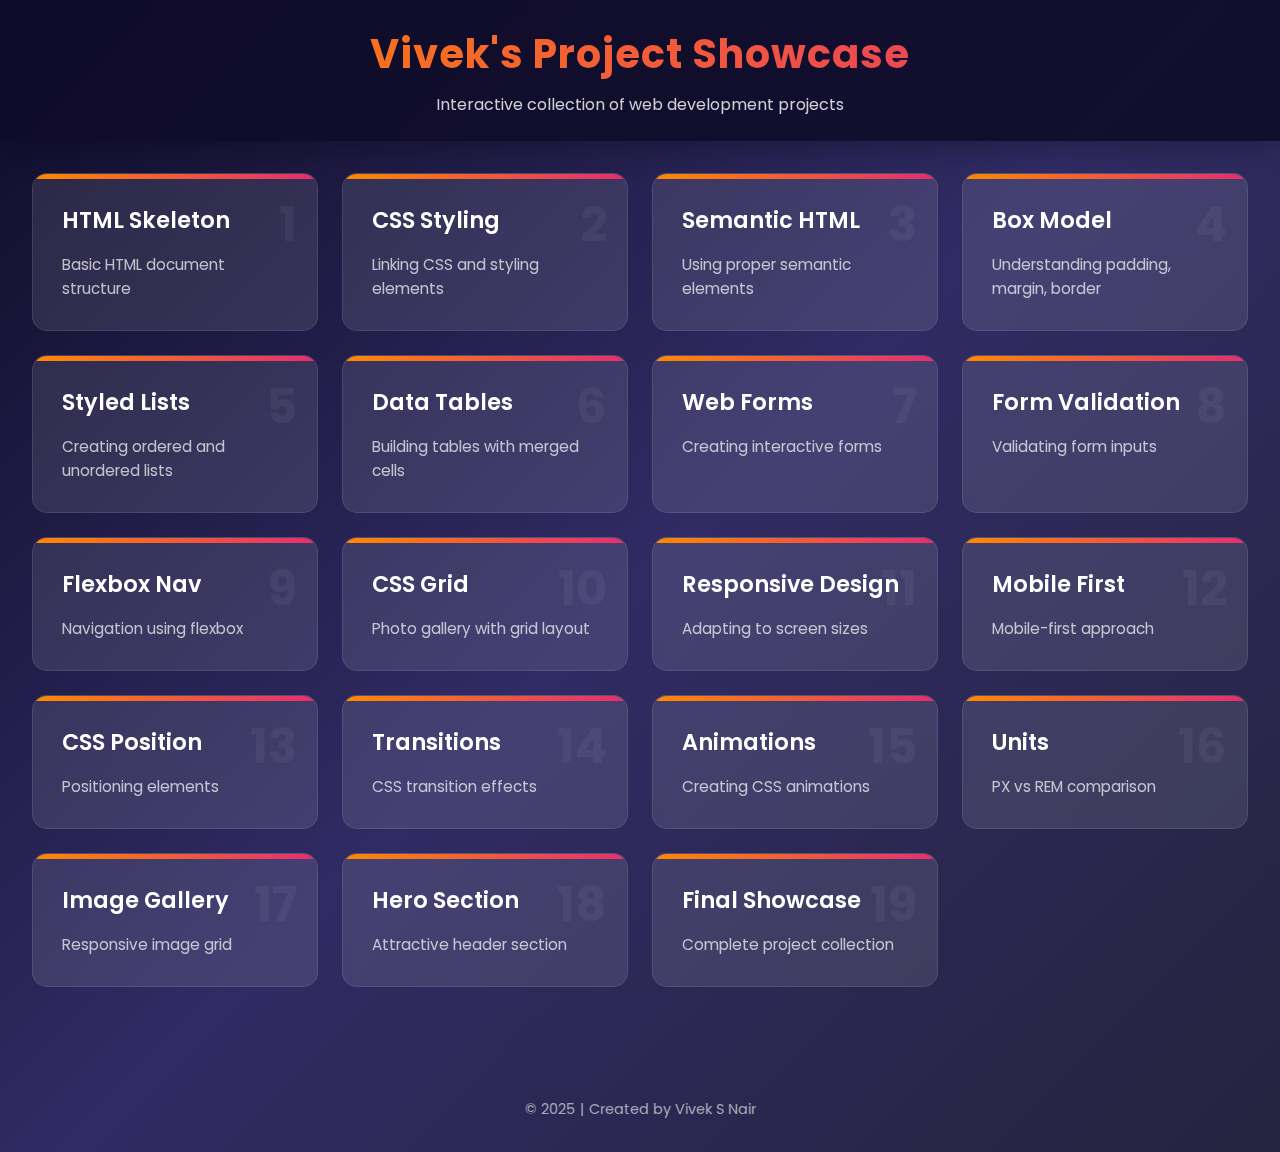
<file: index.html>
<!DOCTYPE html>
<html lang="en">
<head>
    <meta charset="UTF-8">
    <meta name="viewport" content="width=device-width, initial-scale=1.0">
    <title>Vivek's Project Showcase</title>
    <style>
        * {
            margin: 0;
            padding: 0;
            box-sizing: border-box;
            font-family: 'Poppins', sans-serif;
        }
        
        body {
            background: linear-gradient(135deg, #0f0c29, #302b63, #24243e);
            color: #fff;
            min-height: 100vh;
            overflow-x: hidden;
        }
        
        .header {
            position: sticky;
            top: 0;
            padding: 1.5rem;
            background: rgba(15, 12, 41, 0.9);
            backdrop-filter: blur(10px);
            text-align: center;
            z-index: 100;
            box-shadow: 0 5px 30px rgba(0, 0, 0, 0.3);
        }
        
        .title {
            font-size: 2.5rem;
            background: linear-gradient(90deg, #ff8a00, #e52e71);
            -webkit-background-clip: text;
            background-clip: text;
            color: transparent;
            font-weight: 700;
            letter-spacing: 1px;
            margin-bottom: 0.5rem;
        }
        
        .subtitle {
            color: rgba(255, 255, 255, 0.8);
            font-size: 1rem;
        }
        
        .container {
            padding: 2rem;
            display: grid;
            grid-template-columns: repeat(auto-fill, minmax(280px, 1fr));
            gap: 1.5rem;
            max-width: 1300px;
            margin: 0 auto;
        }
        
        .card {
            background: rgba(255, 255, 255, 0.1);
            border-radius: 15px;
            padding: 1.8rem;
            transition: all 0.4s cubic-bezier(0.175, 0.885, 0.32, 1.275);
            position: relative;
            overflow: hidden;
            border: 1px solid rgba(255, 255, 255, 0.1);
            backdrop-filter: blur(5px);
            text-decoration: none;
        }
        
        .card:hover {
            transform: translateY(-10px) scale(1.03);
            box-shadow: 0 15px 30px rgba(229, 46, 113, 0.3);
            background: rgba(255, 255, 255, 0.15);
            border-color: rgba(255, 138, 0, 0.5);
        }
        
        .card::before {
            content: '';
            position: absolute;
            top: 0;
            left: 0;
            width: 100%;
            height: 5px;
            background: linear-gradient(90deg, #ff8a00, #e52e71);
        }
        
        .card-number {
            position: absolute;
            top: 15px;
            right: 20px;
            font-size: 3rem;
            font-weight: bold;
            color: rgba(255, 255, 255, 0.05);
        }
        
        .card-title {
            color: #fff;
            margin-bottom: 1rem;
            font-size: 1.4rem;
            font-weight: 600;
        }
        
        .card-text {
            color: rgba(255, 255, 255, 0.7);
            font-size: 0.95rem;
            line-height: 1.6;
        }
        
        .footer {
            padding: 2rem;
            text-align: center;
            margin-top: 3rem;
            color: rgba(255, 255, 255, 0.6);
            font-size: 0.9rem;
        }
        
        @media (max-width: 768px) {
            .container {
                grid-template-columns: 1fr;
                padding: 1rem;
            }
            
            .title {
                font-size: 2rem;
            }
        }
    </style>
    <link href="https://fonts.googleapis.com/css2?family=Poppins:wght@400;600;700&display=swap" rel="stylesheet">
</head>
<body>
    <header class="header">
        <h1 class="title">Vivek's Project Showcase</h1>
        <p class="subtitle">Interactive collection of web development projects</p>
    </header>

    <div class="container" id="cardContainer">
        <!-- Cards will be added here -->
    </div>

    <footer class="footer">
        <p>© 2025 | Created by Vivek S Nair</p>
    </footer>

    <script>
        const projects = [
            { file: "ques1.html", title: "HTML Skeleton", desc: "Basic HTML document structure" },
            { file: "ques2.html", title: "CSS Styling", desc: "Linking CSS and styling elements" },
            { file: "ques3.html", title: "Semantic HTML", desc: "Using proper semantic elements" },
            { file: "ques4.html", title: "Box Model", desc: "Understanding padding, margin, border" },
            { file: "ques5.html", title: "Styled Lists", desc: "Creating ordered and unordered lists" },
            { file: "ques6.html", title: "Data Tables", desc: "Building tables with merged cells" },
            { file: "ques7.html", title: "Web Forms", desc: "Creating interactive forms" },
            { file: "ques8.html", title: "Form Validation", desc: "Validating form inputs" },
            { file: "ques9.html", title: "Flexbox Nav", desc: "Navigation using flexbox" },
            { file: "ques10.html", title: "CSS Grid", desc: "Photo gallery with grid layout" },
            { file: "ques11.html", title: "Responsive Design", desc: "Adapting to screen sizes" },
            { file: "ques12.html", title: "Mobile First", desc: "Mobile-first approach" },
            { file: "ques13.html", title: "CSS Position", desc: "Positioning elements" },
            { file: "ques14.html", title: "Transitions", desc: "CSS transition effects" },
            { file: "ques15.html", title: "Animations", desc: "Creating CSS animations" },
            { file: "ques16.html", title: "Units", desc: "PX vs REM comparison" },
            { file: "ques17.html", title: "Image Gallery", desc: "Responsive image grid" },
            { file: "ques18.html", title: "Hero Section", desc: "Attractive header section" },
            { file: "ques19.html", title: "Final Showcase", desc: "Complete project collection" }
        ];

        const container = document.getElementById('cardContainer');
        
        projects.forEach((project, index) => {
            const card = document.createElement('a');
            card.className = 'card';
            card.href = project.file;
            
            card.innerHTML = `
                <div class="card-number">${index + 1}</div>
                <h3 class="card-title">${project.title}</h3>
                <p class="card-text">${project.desc}</p>
            `;
            
            container.appendChild(card);
            
            // Verify file existence
            fetch(project.file)
                .then(response => {
                    if (!response.ok) {
                        console.warn(`File not found: ${project.file}`);
                        card.style.border = "2px dashed red";
                    }
                })
                .catch(error => {
                    console.error(`Error accessing ${project.file}:`, error);
                    card.style.border = "2px dashed red";
                });
        });
    </script>
</body>
</html>
</file>
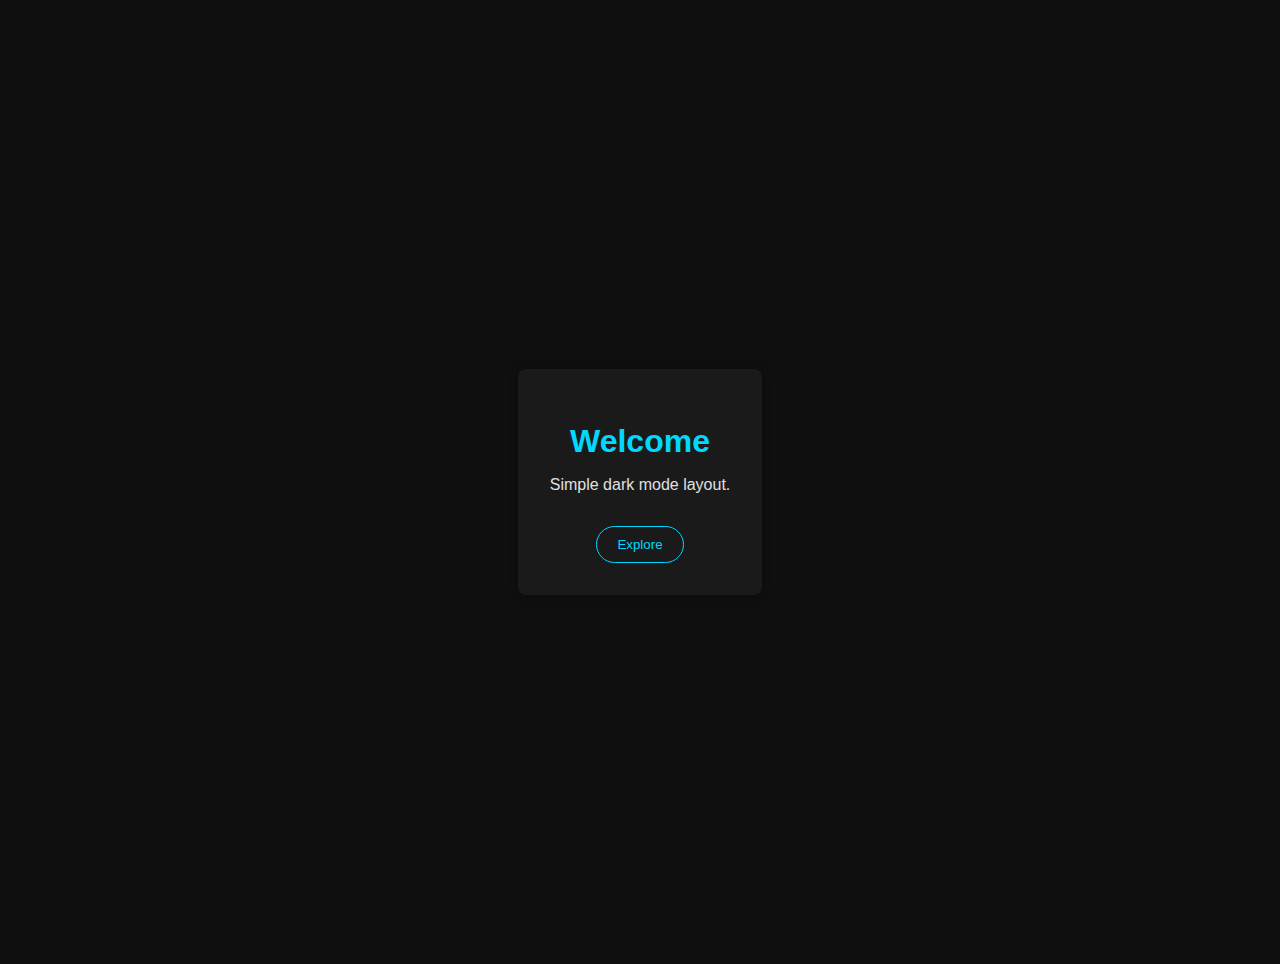
<file: ques1.html>
<!DOCTYPE html>
<html>
<head>
  <title>Dark Mode Welcome</title>
  <style>
    body {
      margin: 0;
      font-family: sans-serif;
      background: #0f0f0f;
      color: #e0e0e0;
      display: flex;
      flex-direction: column;
      align-items: center;
      justify-content: center;
      min-height: 100vh;
      padding: 2rem;
    }
    h1 {
      color: #00d8ff;
      margin-bottom: 1rem;
    }
    .box {
      background: #1a1a1a;
      padding: 2rem;
      border-radius: 8px;
      text-align: center;
      box-shadow: 0 0 10px rgba(0,0,0,0.3);
    }
    button {
      background: transparent;
      color: #00d8ff;
      border: 1px solid #00d8ff;
      padding: 10px 20px;
      border-radius: 25px;
      cursor: pointer;
      margin-top: 1rem;
    }
    button:hover {
      background: #00d8ff;
      color: #0f0f0f;
    }
    .msg {
      margin-top: 1rem;
      display: none;
    }
  </style>
</head>
<body>
  <div class="box">
    <h1>Welcome</h1>
    <p>Simple dark mode layout.</p>
    <button onclick="showMsg()">Explore</button>
    <div class="msg" id="msg">You found the message!</div>
  </div>

  <script>
    function showMsg() {
      const msg = document.getElementById('msg');
      msg.style.display = 'block';
      setTimeout(() => msg.style.display = 'none', 3000);
    }
  </script>
</body>
</html>
</file>
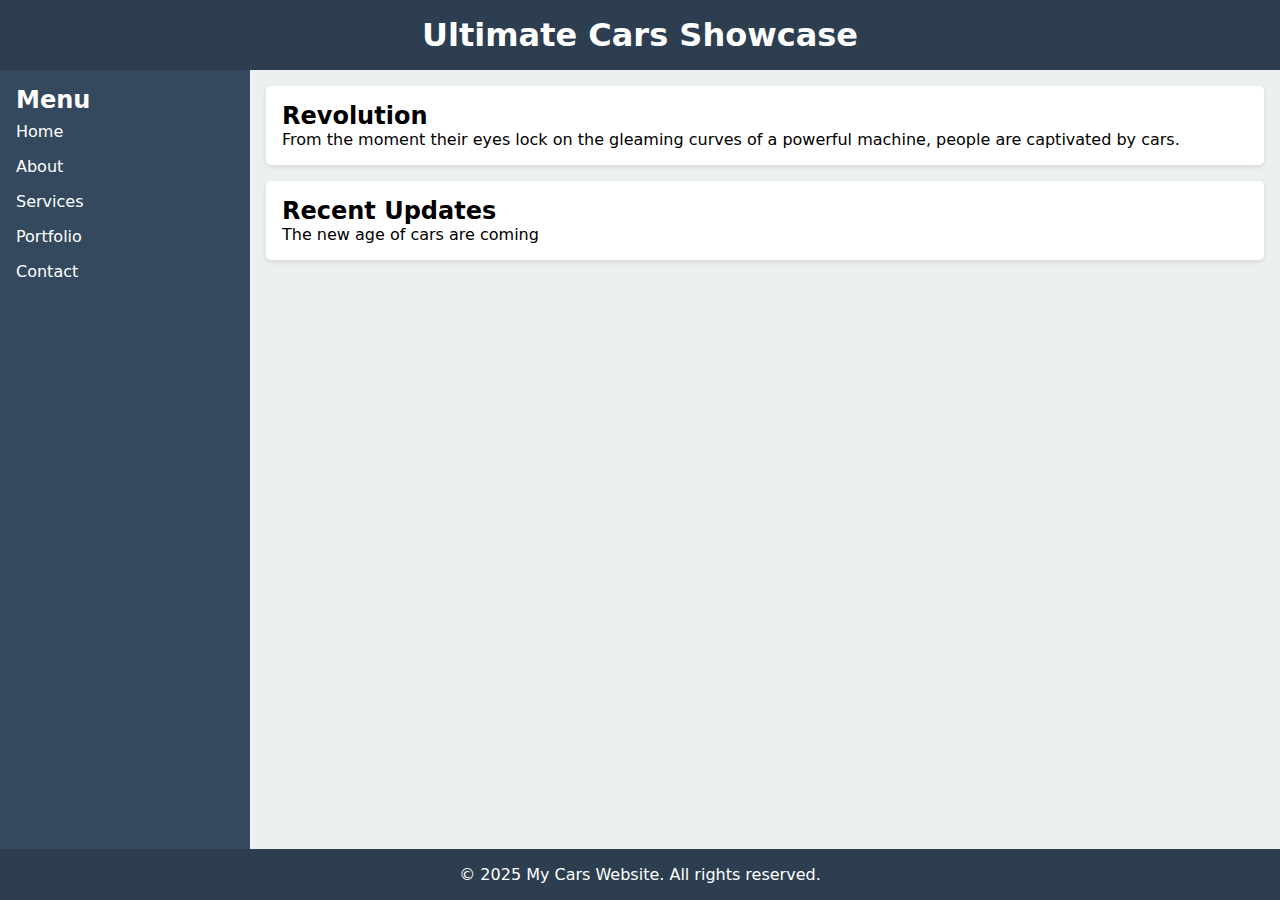
<file: ques11.html>
<!DOCTYPE html>
<html>
<head>
    <title>Responsive Layout</title>
    <style>
        /* Basic Reset */
        * {
            margin: 0;
            padding: 0;
            box-sizing: border-box;
        }
        
        body {
            font-family: system-ui, sans-serif;
            min-height: 100vh;
            display: flex;
            flex-direction: column;
        }
        
        /* Header Styles */
        header {
            background: #2c3e50;
            color: white;
            padding: 1rem;
            text-align: center;
        }
        
        /* Main Layout Container */
        .container {
            display: flex;
            flex: 1;
        }
        
        /* Sidebar Styles */
        .sidebar {
            background: #34495e;
            color: white;
            padding: 1rem;
            width: 250px;
        }
        
        .sidebar ul {
            list-style: none;
        }
        
        .sidebar a {
            color: white;
            text-decoration: none;
            display: block;
            padding: 0.5rem 0;
            transition: all 0.3s;
        }
        
        .sidebar a:hover {
            color: #3498db;
            transform: translateX(5px);
        }
        
        /* Main Content Styles */
        .main-content {
            flex: 1;
            padding: 1rem;
            background: #ecf0f1;
        }
        
        .card {
            background: white;
            padding: 1rem;
            margin-bottom: 1rem;
            border-radius: 5px;
            box-shadow: 0 2px 5px rgba(0,0,0,0.1);
        }
        
        /* Footer Styles */
        footer {
            background: #2c3e50;
            color: white;
            text-align: center;
            padding: 1rem;
        }
        
        /* Responsive Layout */
        @media (max-width: 768px) {
            .container {
                flex-direction: column;
            }
            
            .sidebar {
                width: 100%;
                order: 2; /* Moves sidebar below content on mobile */
            }
            
            .main-content {
                order: 1;
            }
        }
    </style>
</head>
<body>
    <header>
        <h1> Ultimate Cars Showcase</h1>
    </header>
    
    <div class="container">
        <aside class="sidebar">
            <h2>Menu</h2>
            <ul>
                <li><a href="#">Home</a></li>
                <li><a href="#">About</a></li>
                <li><a href="#">Services</a></li>
                <li><a href="#">Portfolio</a></li>
                <li><a href="#">Contact</a></li>
            </ul>
        </aside>
        
        <main class="main-content">
            <div class="card">
                <h2>Revolution</h2>
                <p>From the moment their eyes lock on the gleaming curves of a powerful machine, people are captivated by cars. </p>
            </div>
            
            <div class="card">
                <h2>Recent Updates</h2>
                <p>The new age of cars are coming</p>
            </div>
        </main>
    </div>
    
    <footer>
        <p>&copy; 2025 My Cars Website. All rights reserved.</p>
    </footer>
</body>
</html>
</file>
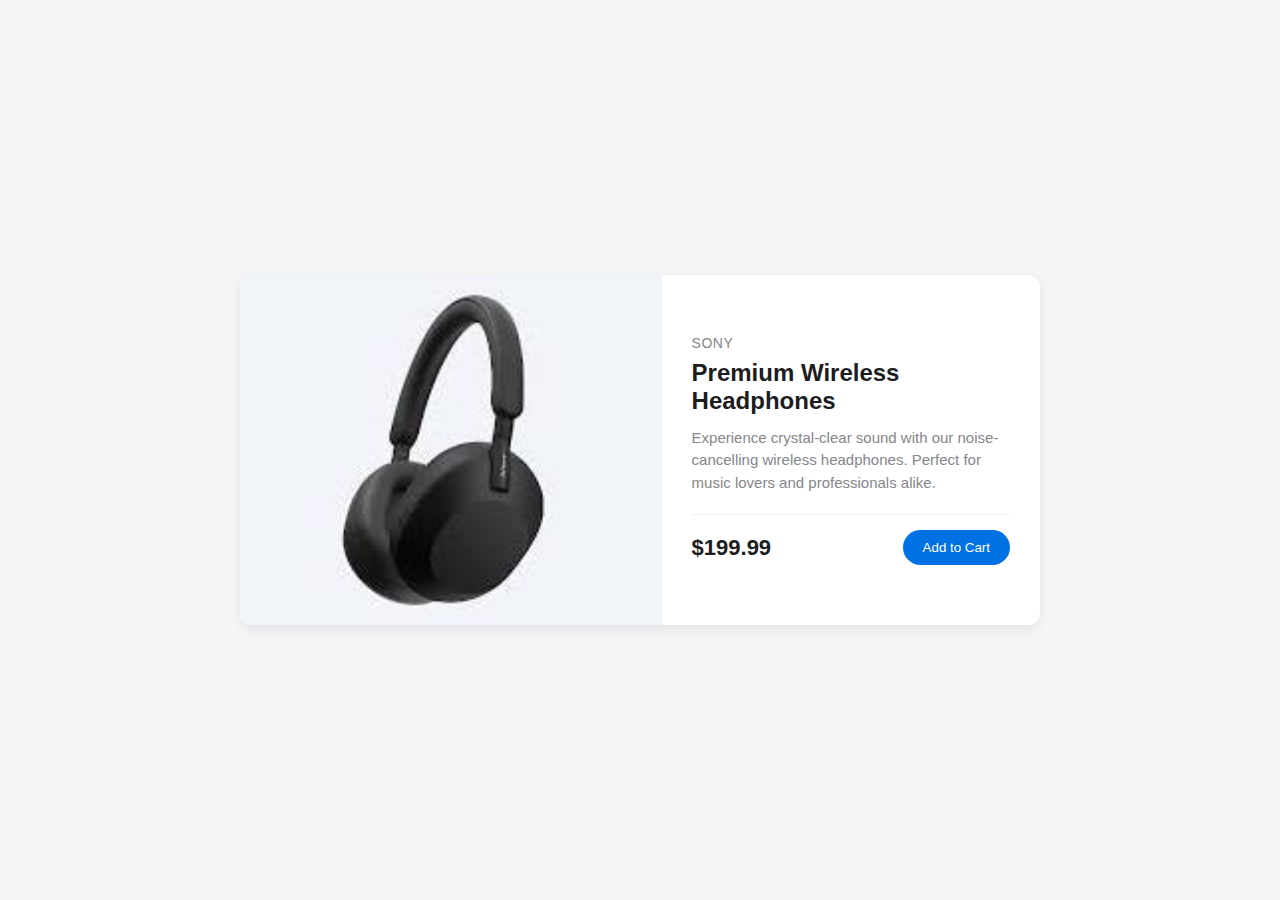
<file: ques12.html>
<!DOCTYPE html>
<html>
<head>
    <title>Mobile-First Product Card</title>
    <meta name="viewport" content="width=device-width, initial-scale=1">
    <style>
        /* Mobile-First Base Styles */
        * {
            box-sizing: border-box;
            margin: 0;
            padding: 0;
        }
        
        body {
            font-family: -apple-system, BlinkMacSystemFont, 'Segoe UI', Roboto, sans-serif;
            background: #f5f5f7;
            padding: 20px;
            display: flex;
            justify-content: center;
            align-items: center;
            min-height: 100vh;
        }
        
        .product-card {
            background: white;
            border-radius: 12px;
            overflow: hidden;
            box-shadow: 0 4px 12px rgba(0,0,0,0.08);
            width: 100%;
            max-width: 400px;
            transition: all 0.3s ease;
        }
        
        .product-image {
            width: 100%;
            height: 200px;
            object-fit: cover;
        }
        
        .product-content {
            padding: 20px;
        }
        
        .product-category {
            color: #86868b;
            font-size: 14px;
            text-transform: uppercase;
            letter-spacing: 0.5px;
            margin-bottom: 8px;
        }
        
        .product-title {
            font-size: 20px;
            font-weight: 600;
            margin-bottom: 12px;
            color: #1d1d1f;
        }
        
        .product-description {
            color: #86868b;
            font-size: 15px;
            line-height: 1.5;
            margin-bottom: 20px;
        }
        
        .product-footer {
            display: flex;
            justify-content: space-between;
            align-items: center;
            padding-top: 15px;
            border-top: 1px solid #f0f0f0;
        }
        
        .product-price {
            font-size: 22px;
            font-weight: 600;
            color: #1d1d1f;
        }
        
        .add-to-cart {
            background: #0071e3;
            color: white;
            border: none;
            padding: 10px 20px;
            border-radius: 30px;
            font-weight: 500;
            cursor: pointer;
            transition: background 0.2s;
        }
        
        .add-to-cart:hover {
            background: #0077ed;
        }
        
        /* Desktop Enhancements */
        @media (min-width: 768px) {
            .product-card {
                display: flex;
                max-width: 800px;
                height: 350px;
            }
            
            .product-image {
                width: 50%;
                height: auto;
            }
            
            .product-content {
                width: 50%;
                display: flex;
                flex-direction: column;
                justify-content: center;
                padding: 30px;
            }
            
            .product-title {
                font-size: 24px;
            }
        }
        
        /* Animation on hover */
        @media (hover: hover) {
            .product-card:hover {
                transform: translateY(-5px);
                box-shadow: 0 8px 24px rgba(0,0,0,0.12);
            }
        }
    </style>
</head>
<body>
    <div class="product-card">
        <img src="[data-uri]" alt="Product Image" class="Headphone">
        <div class="product-content">
            <span class="product-category">Sony</span>
            <h2 class="product-title">Premium Wireless Headphones</h2>
            <p class="product-description">
                Experience crystal-clear sound with our noise-cancelling wireless headphones. 
                Perfect for music lovers and professionals alike.
            </p>
            <div class="product-footer">
                <span class="product-price">$199.99</span>
                <button class="add-to-cart">Add to Cart</button>
            </div>
        </div>
    </div>
</body>
</html>
</file>
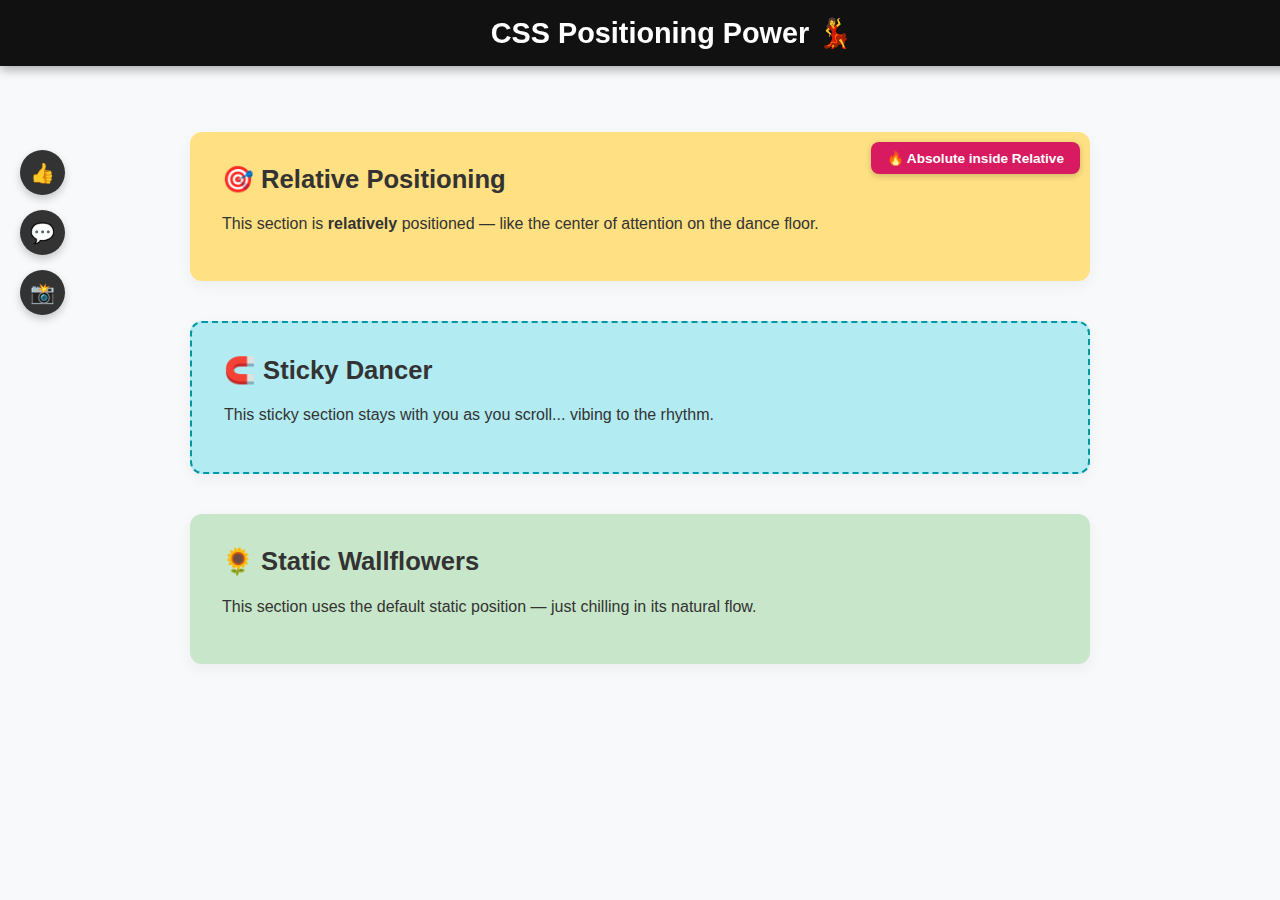
<file: ques13.html>
<!DOCTYPE html>
<html lang="en">
<head>
  <meta charset="UTF-8" />
  <meta name="viewport" content="width=device-width, initial-scale=1.0"/>
  <title>CSS Positioning Power 💃</title>
  <style>
    body {
      margin: 0;
      font-family: 'Segoe UI', sans-serif;
      background: #f8f9fa;
      color: #333;
    }

    /* 🎯 Header */
    header {
      position: fixed;
      top: 0;
      width: 100%;
      background: #111;
      color: white;
      padding: 1rem 2rem;
      text-align: center;
      font-size: 1.8rem;
      font-weight: bold;
      z-index: 1000;
      box-shadow: 0 4px 10px rgba(0, 0, 0, 0.3);
    }

    main {
      margin-top: 100px;
      padding: 2rem;
      max-width: 900px;
      margin-inline: auto;
    }

    /* 🌐 Social Icons */
    .social-icons {
      position: fixed;
      top: 150px;
      left: 20px;
      display: flex;
      flex-direction: column;
      gap: 15px;
      z-index: 1001;
    }

    .social-icons a {
      width: 45px;
      height: 45px;
      background-color: #333;
      color: white;
      display: flex;
      align-items: center;
      justify-content: center;
      border-radius: 50%;
      text-decoration: none;
      font-size: 20px;
      transition: all 0.3s ease;
      box-shadow: 0 4px 8px rgba(0, 0, 0, 0.2);
    }

    .social-icons a:hover {
      transform: scale(1.15);
      background-color: #e91e63;
    }

    /* 🎨 Sections */
    section {
      margin-bottom: 2.5rem;
      padding: 2rem;
      border-radius: 12px;
      box-shadow: 0 5px 15px rgba(0, 0, 0, 0.05);
    }

    h2 {
      margin-top: 0;
      font-size: 1.6rem;
      display: flex;
      align-items: center;
      gap: 0.6rem;
    }

    /* Relative Section */
    .relative-section {
      position: relative;
      background: #ffe082;
    }

    .absolute-box {
      position: absolute;
      top: 10px;
      right: 10px;
      background: #d81b60;
      color: white;
      padding: 0.5rem 1rem;
      border-radius: 8px;
      font-weight: bold;
      font-size: 0.85rem;
      box-shadow: 0 2px 6px rgba(0, 0, 0, 0.2);
    }

    /* Sticky Section */
    .sticky-section {
      position: sticky;
      top: 80px;
      background: #b2ebf2;
      border: 2px dashed #0097a7;
    }

    /* Static Section */
    .static-section {
      position: static;
      background: #c8e6c9;
    }

    /* Responsive media */
    @media (max-width: 768px) {
      .social-icons {
        flex-direction: row;
        top: auto;
        bottom: 20px;
        left: 50%;
        transform: translateX(-50%);
        background: rgba(255, 255, 255, 0.7);
        padding: 0.5rem 1rem;
        border-radius: 20px;
      }
    }
  </style>
</head>
<body>

  <header>
    CSS Positioning Power 💃
  </header>

  <!-- 🎯 Social Media Icons -->
  <div class="social-icons">
    <a href="#" title="Thumbs Up">👍</a>
    <a href="#" title="Comment">💬</a>
    <a href="#" title="Camera">📸</a>
  </div>

  <main>
    <!-- 🎯 Relative Section -->
    <section class="relative-section">
      <h2>🎯 Relative Positioning</h2>
      <p>This section is <strong>relatively</strong> positioned — like the center of attention on the dance floor.</p>
      <div class="absolute-box">🔥 Absolute inside Relative</div>
    </section>

    <!-- 🧲 Sticky Section -->
    <section class="sticky-section">
      <h2>🧲 Sticky Dancer</h2>
      <p>This sticky section stays with you as you scroll... vibing to the rhythm.</p>
    </section>

    <!-- 🌻 Static Section -->
    <section class="static-section">
      <h2>🌻 Static Wallflowers</h2>
      <p>This section uses the default static position — just chilling in its natural flow.</p>
    </section>
  </main>

</body>
</html>
</file>
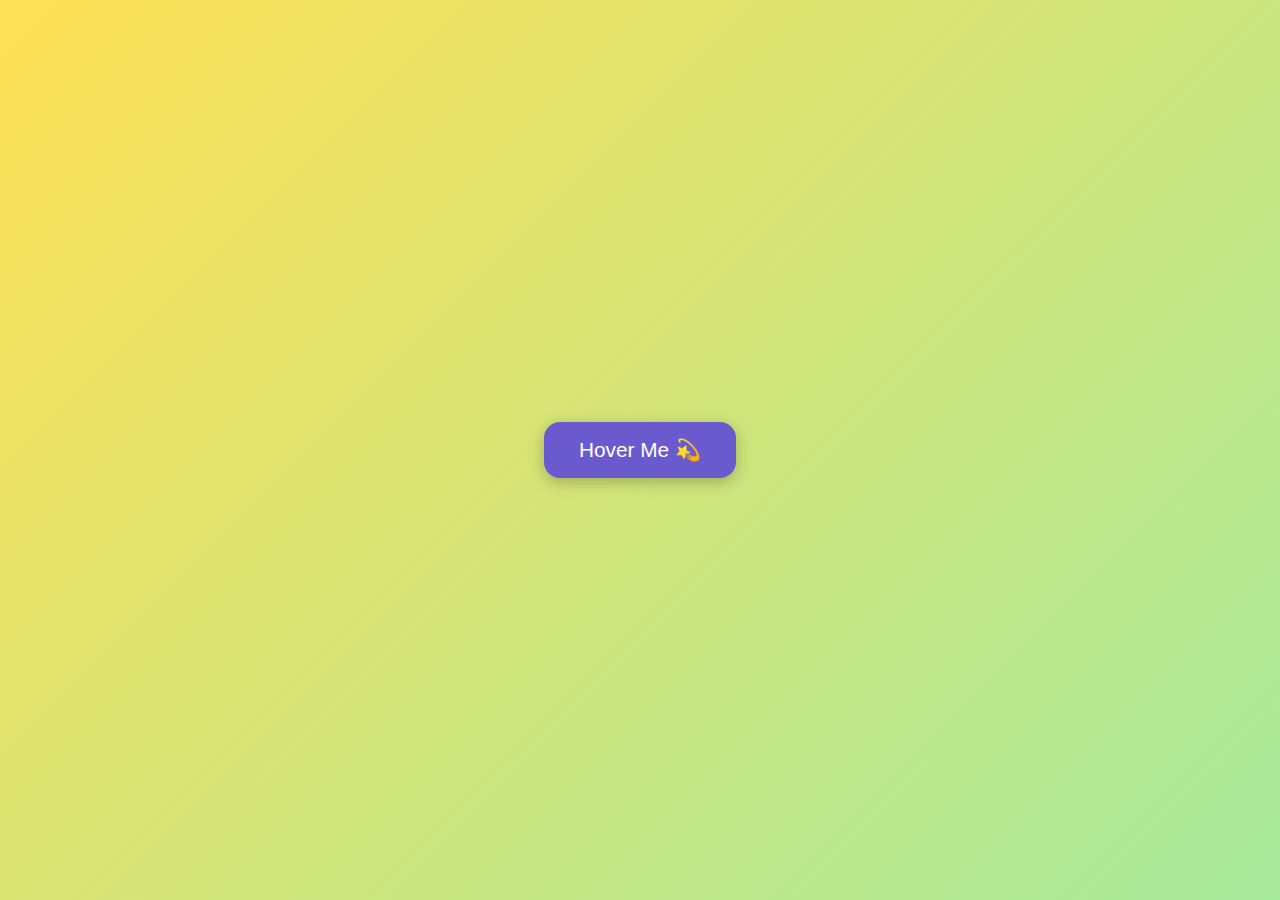
<file: ques14.html>
<!DOCTYPE html>
<html lang="en">
<head>
  <meta charset="UTF-8" />
  <meta name="viewport" content="width=device-width, initial-scale=1.0"/>
  <title>Nice Seeing You Button ✨</title>
  <style>
    * {
      margin: 0;
      padding: 0;
      box-sizing: border-box;
    }

    body {
      height: 100vh;
      display: flex;
      justify-content: center;
      align-items: center;
      font-family: 'Segoe UI', sans-serif;
      background: linear-gradient(-45deg, #ff6ec4, #7873f5, #4ef0e2, #ffe156);
      background-size: 600% 600%;
      animation: gradientFlow 16s ease infinite;
    }

    @keyframes gradientFlow {
      0% { background-position: 0% 50%; }
      50% { background-position: 100% 50%; }
      100% { background-position: 0% 50%; }
    }

    .magic-button {
      padding: 1rem 2.2rem;
      font-size: 1.3rem;
      border: none;
      border-radius: 16px;
      background-color: #6a5acd;
      color: white;
      cursor: pointer;
      transition: all 0.4s ease;
      box-shadow: 0 4px 15px rgba(0, 0, 0, 0.25);
      transform-origin: center;
    }

    .magic-button:hover {
      background-color: #ff69b4;
      transform: scale(1.2) rotate(360deg);
      box-shadow: 0 12px 28px rgba(255, 105, 180, 0.5);
    }

    .magic-button span::after {
      content: "Hover Me 💫";
      display: inline-block;
      transition: opacity 0.3s ease;
    }

    .magic-button:hover span::after {
      content: "Nice seeing u 💖";
    }
  </style>
</head>
<body>

  <button class="magic-button"><span></span></button>

</body>
</html>
</file>
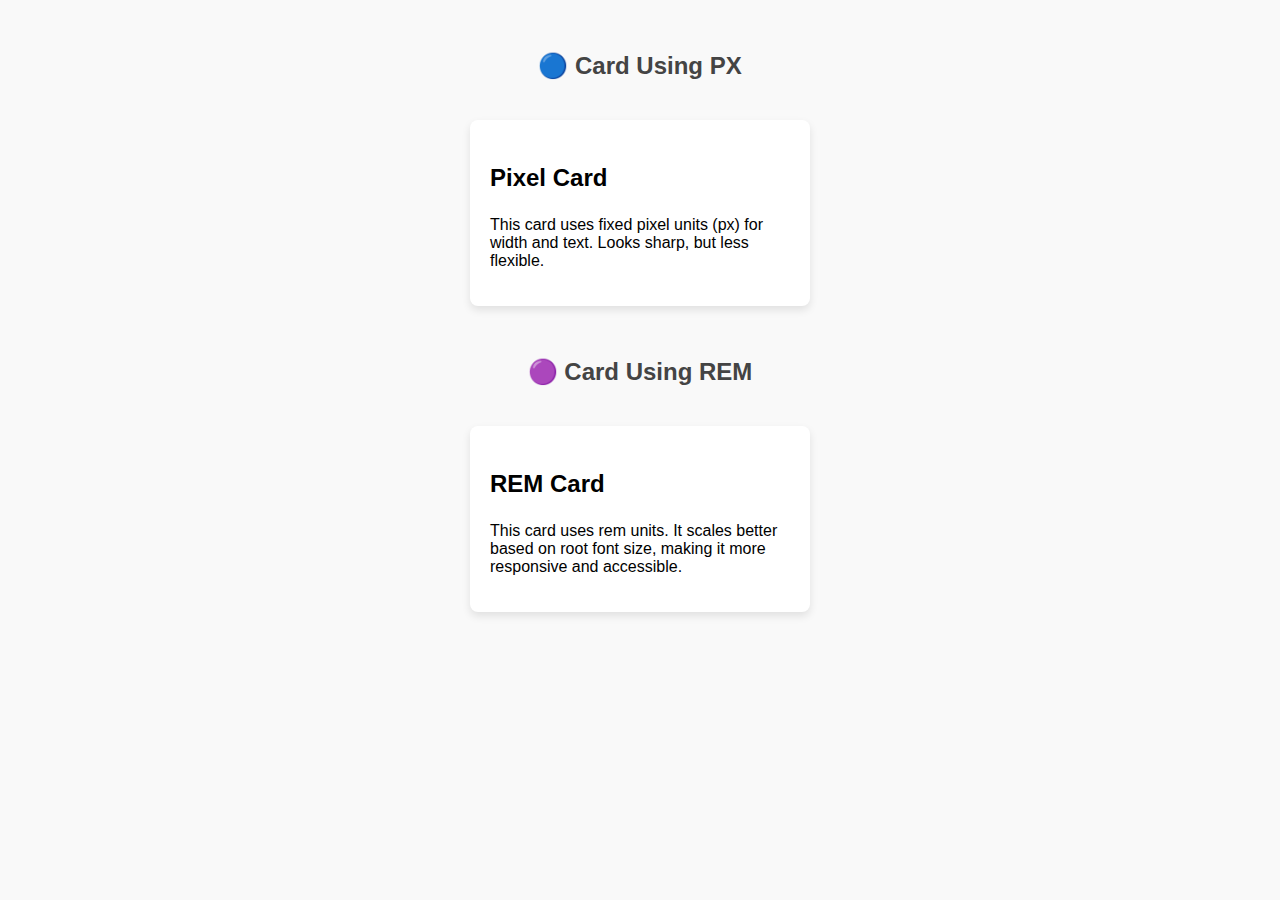
<file: ques15.html>
<!DOCTYPE html>
<html lang="en">
<head>
  <meta charset="UTF-8" />
  <meta name="viewport" content="width=device-width, initial-scale=1.0"/>
  <title>px vs rem Cards</title>
  <style>
    :root {
      font-size: 16px; /* 1rem = 16px */
    }

    body {
      margin: 0;
      font-family: 'Segoe UI', sans-serif;
      display: flex;
      flex-direction: column;
      align-items: center;
      gap: 2rem;
      padding: 2rem;
      background: #f9f9f9;
    }

    h2 {
      margin-bottom: 0.5rem;
      color: #444;
    }

    .card-container {
      display: flex;
      flex-wrap: wrap;
      gap: 2rem;
      justify-content: center;
    }

    .card-px, .card-rem {
      background-color: #fff;
      border-radius: 8px;
      box-shadow: 0 4px 8px rgba(0,0,0,0.1);
      transition: transform 0.3s ease;
    }

    .card-px:hover, .card-rem:hover {
      transform: scale(1.05);
    }

    /* 🔵 Card using px */
    .card-px {
      width: 300px;
      padding: 20px;
    }

    .card-px h3 {
      font-size: 24px;
    }

    .card-px p {
      font-size: 16px;
    }

    /* 🟣 Card using rem */
    .card-rem {
      width: 18.75rem; /* 300px */
      padding: 1.25rem; /* 20px */
    }

    .card-rem h3 {
      font-size: 1.5rem; /* 24px */
    }

    .card-rem p {
      font-size: 1rem; /* 16px */
    }

    @media (max-width: 500px) {
      .card-px, .card-rem {
        width: 90%;
      }
    }
  </style>
</head>
<body>

  <h2>🔵 Card Using PX</h2>
  <div class="card-container">
    <div class="card-px">
      <h3>Pixel Card</h3>
      <p>This card uses fixed pixel units (px) for width and text. Looks sharp, but less flexible.</p>
    </div>
  </div>

  <h2>🟣 Card Using REM</h2>
  <div class="card-container">
    <div class="card-rem">
      <h3>REM Card</h3>
      <p>This card uses rem units. It scales better based on root font size, making it more responsive and accessible.</p>
    </div>
  </div>

</body>
</html>
</file>
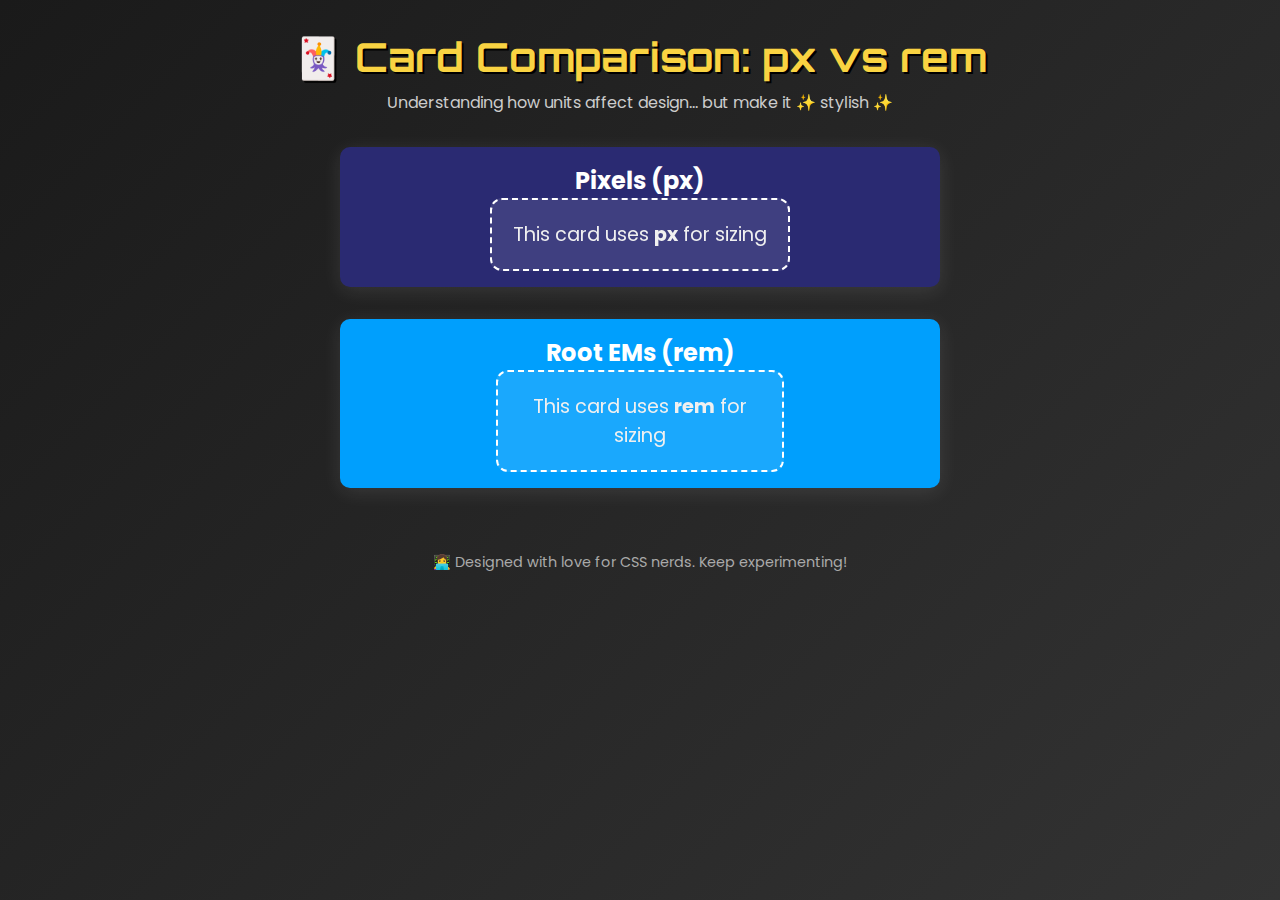
<file: ques16.html>
<!DOCTYPE html>
<html lang="en">
<head>
  <meta charset="UTF-8" />
  <meta name="viewport" content="width=device-width, initial-scale=1.0"/>
  <title>Card Comparison</title>
  <link rel="stylesheet" href="ques16.css">
  <link href="https://fonts.googleapis.com/css2?family=Orbitron:wght@600&family=Poppins&display=swap" rel="stylesheet">
</head>
<body>
  <header>
    <h1>🃏 Card Comparison: px vs rem</h1>
    <p>Understanding how units affect design... but make it ✨ stylish ✨</p>
  </header>

  <section class="card-section px-section">
    <h2>Pixels (px)</h2>
    <div class="card px-card">This card uses <strong>px</strong> for sizing</div>
  </section>

  <section class="card-section rem-section">
    <h2>Root EMs (rem)</h2>
    <div class="card rem-card">This card uses <strong>rem</strong> for sizing</div>
  </section>

  <footer>
    <p>👩‍💻 Designed with love for CSS nerds. Keep experimenting!</p>
  </footer>
</body>
</html>
</file>
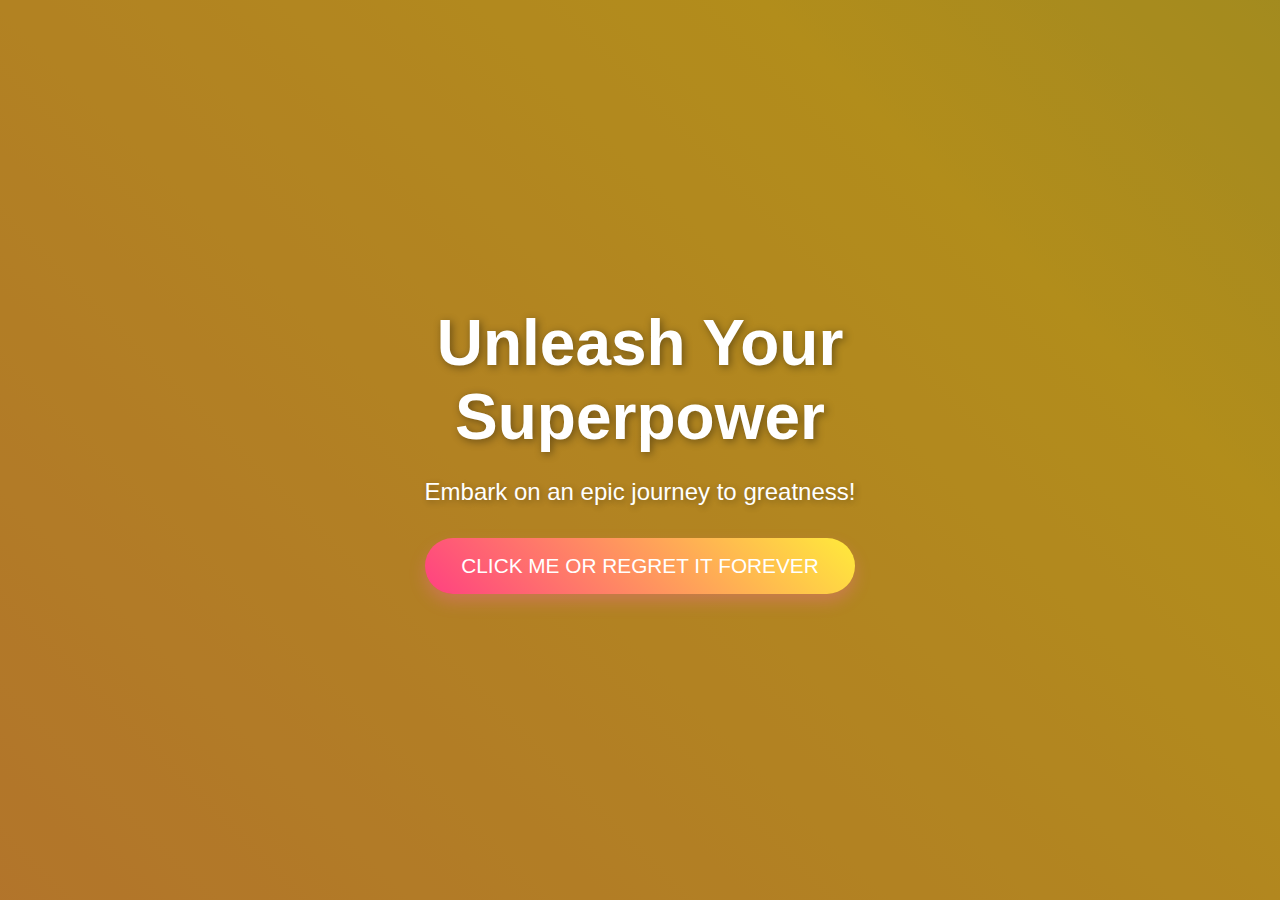
<file: ques18.html>
<!DOCTYPE html>
<html lang="en">
<head>
  <meta charset="UTF-8">
  <title>Colorful Hero Section</title>
  <style>
    * {
      margin: 0;
      padding: 0;
      box-sizing: border-box;
    }

    body, html {
      height: 100%;
      font-family: Arial, sans-serif;
    }

    .hero {
      position: relative;
      height: 100vh;
      background: linear-gradient(45deg, #ff6f61, #ffca28, #4caf50); /* Vibrant gradient background */
      background-size: 400% 400%;
      animation: gradientAnimation 10s ease infinite; /* Background animation */
      color: white;
      text-align: center;
    }

    @keyframes gradientAnimation {
      0% { background-position: 0% 50%; }
      50% { background-position: 100% 50%; }
      100% { background-position: 0% 50%; }
    }

    .hero::after {
      content: '';
      position: absolute;
      top: 0;
      left: 0;
      width: 100%;
      height: 100%;
      background: rgba(0, 0, 0, 0.3); /* Slight dark overlay */
    }

    .hero-content {
      position: absolute;
      top: 50%;
      left: 50%;
      transform: translate(-50%, -50%);
      z-index: 1;
    }

    h1 {
      font-size: 4rem;
      margin-bottom: 1.5rem;
      font-weight: bold;
      text-shadow: 2px 2px 8px rgba(0, 0, 0, 0.4); /* Shadow effect for readability */
    }

    p {
      font-size: 1.5rem;
      margin-bottom: 2rem;
      text-shadow: 2px 2px 6px rgba(0, 0, 0, 0.3);
    }

    .cta-button {
      padding: 16px 36px;
      background: linear-gradient(45deg, #ff4081, #ffeb3b);
      color: white;
      font-size: 1.3rem;
      border: none;
      border-radius: 50px;
      cursor: pointer;
      transition: all 0.3s ease;
      text-transform: uppercase;
      box-shadow: 0 8px 16px rgba(255, 105, 180, 0.3); /* Glow effect */
    }

    .cta-button:hover {
      background: linear-gradient(45deg, #ff4081, #ffca28);
      transform: scale(1.1);
      box-shadow: 0 12px 24px rgba(255, 105, 180, 0.4); /* Hover glow effect */
    }

    .cta-button:active {
      transform: scale(1);
    }

  </style>
</head>
<body>

  <section class="hero">
    <div class="hero-content">
      <h1>Unleash Your Superpower</h1>
      <p>Embark on an epic journey to greatness!</p>
      <button class="cta-button" onclick="alert('You clicked me!')">CLICK ME OR REGRET IT FOREVER</button>
    </div>
  </section>

</body>
</html>
</file>
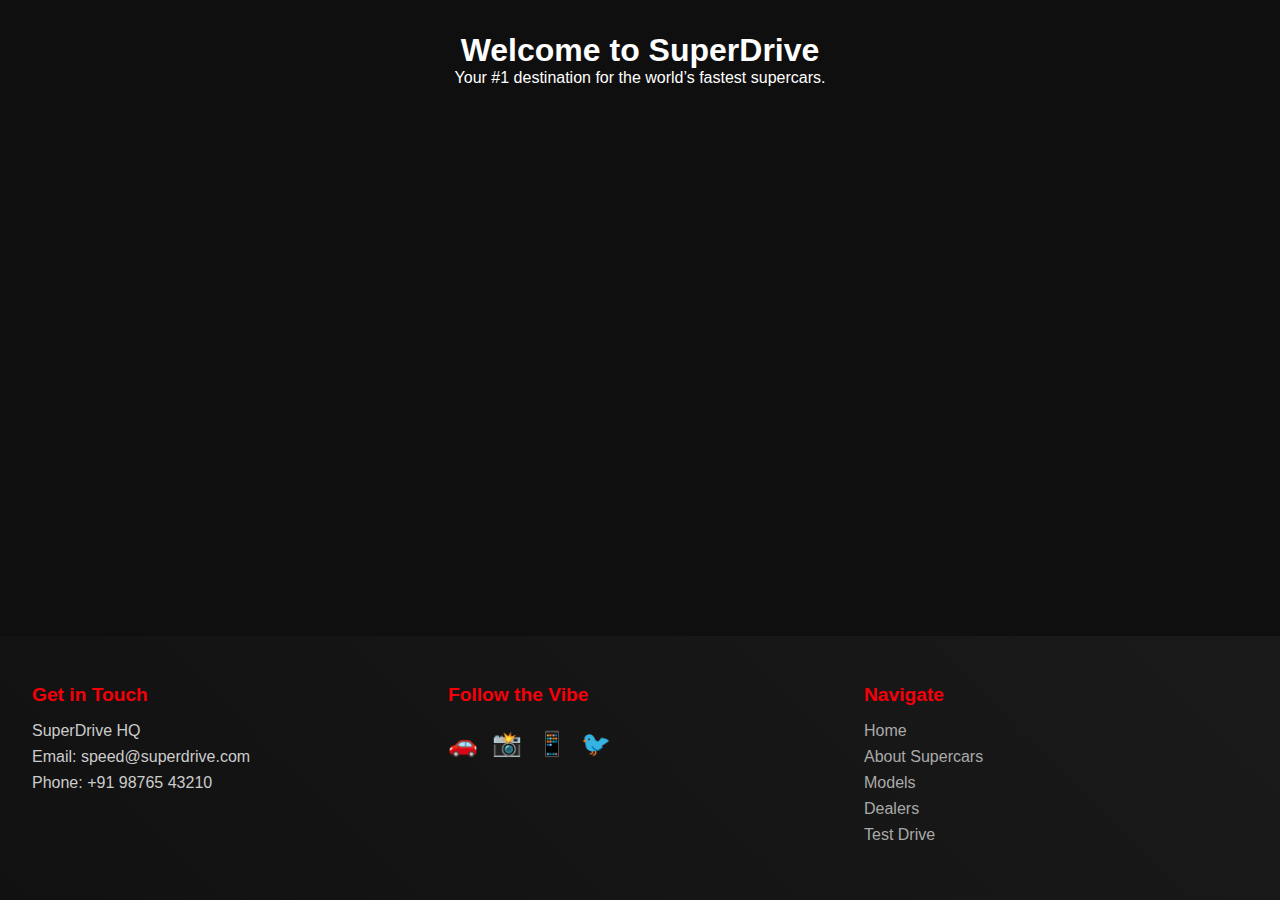
<file: ques19.html>
<!DOCTYPE html>
<html lang="en">
<head>
  <meta charset="UTF-8" />
  <meta name="viewport" content="width=device-width, initial-scale=1.0"/>
  <title>Supercars Footer</title>
  <style>
    * {
      margin: 0;
      padding: 0;
      box-sizing: border-box;
    }

    html, body {
      height: 100%;
      font-family: 'Segoe UI', Tahoma, Geneva, Verdana, sans-serif;
      background: #0f0f0f;
      color: white;
      display: flex;
      flex-direction: column;
    }

    main {
      flex: 1;
      padding: 2rem;
      text-align: center;
    }

    footer {
      background: linear-gradient(45deg, #111, #1a1a1a);
      padding: 2rem 1rem;
      display: flex;
      flex-wrap: wrap;
      justify-content: space-between;
      align-items: flex-start;
      color: #eee;
    }

    .footer-column {
      flex: 1;
      min-width: 200px;
      margin: 1rem;
    }

    .footer-column h3 {
      color: #f40009;
      margin-bottom: 1rem;
      font-size: 1.2rem;
    }

    .footer-column a {
      display: block;
      text-decoration: none;
      color: #aaa;
      margin: 0.5rem 0;
      transition: color 0.3s ease;
    }

    .footer-column a:hover {
      color: #f40009;
    }

    .social-icons a {
      display: inline-block;
      margin-right: 10px;
      font-size: 1.5rem;
      color: #f40009;
      transition: transform 0.3s ease;
    }

    .social-icons a:hover {
      transform: scale(1.2);
    }

    .contact-info p {
      margin: 0.5rem 0;
      color: #ccc;
    }

    @media (max-width: 768px) {
      footer {
        flex-direction: column;
        text-align: center;
      }

      .footer-column {
        margin: 1rem 0;
      }
    }
  </style>
</head>
<body>

  <main>
    <h1>Welcome to SuperDrive</h1>
    <p>Your #1 destination for the world’s fastest supercars.</p>
  </main>

  <footer>
    <div class="footer-column contact-info">
      <h3>Get in Touch</h3>
      <p>SuperDrive HQ</p>
      <p>Email: speed@superdrive.com</p>
      <p>Phone: +91 98765 43210</p>
    </div>

    <div class="footer-column social-icons">
      <h3>Follow the Vibe</h3>
      <a href="#">🚗</a>
      <a href="#">📸</a>
      <a href="#">📱</a>
      <a href="#">🐦</a>
    </div>

    <div class="footer-column">
      <h3>Navigate</h3>
      <a href="#">Home</a>
      <a href="#">About Supercars</a>
      <a href="#">Models</a>
      <a href="#">Dealers</a>
      <a href="#">Test Drive</a>
    </div>
  </footer>

</body>
</html>
</file>
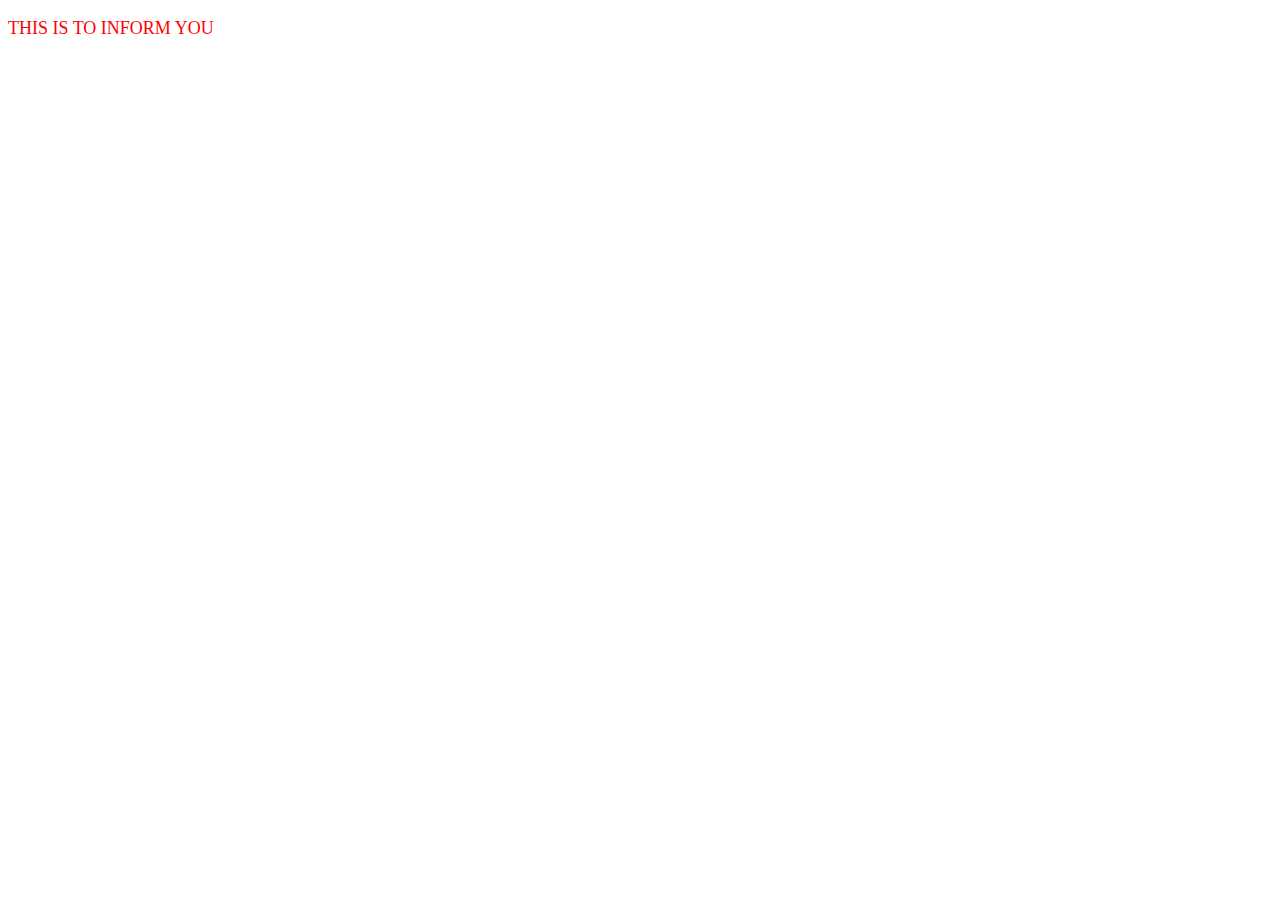
<file: ques2.html>
<!DOCTYPE html>
<html lang="en">
<head>
    <meta charset="UTF-8">
    <meta name="viewport" content="width=device-width, initial-scale=1.0">
    <title>Question X</title>
    <link rel="stylesheet" href="ques2.css">
</head>
<body>
    <p class="styled-text">THIS IS TO INFORM YOU</p>
</body>
</html>
</file>
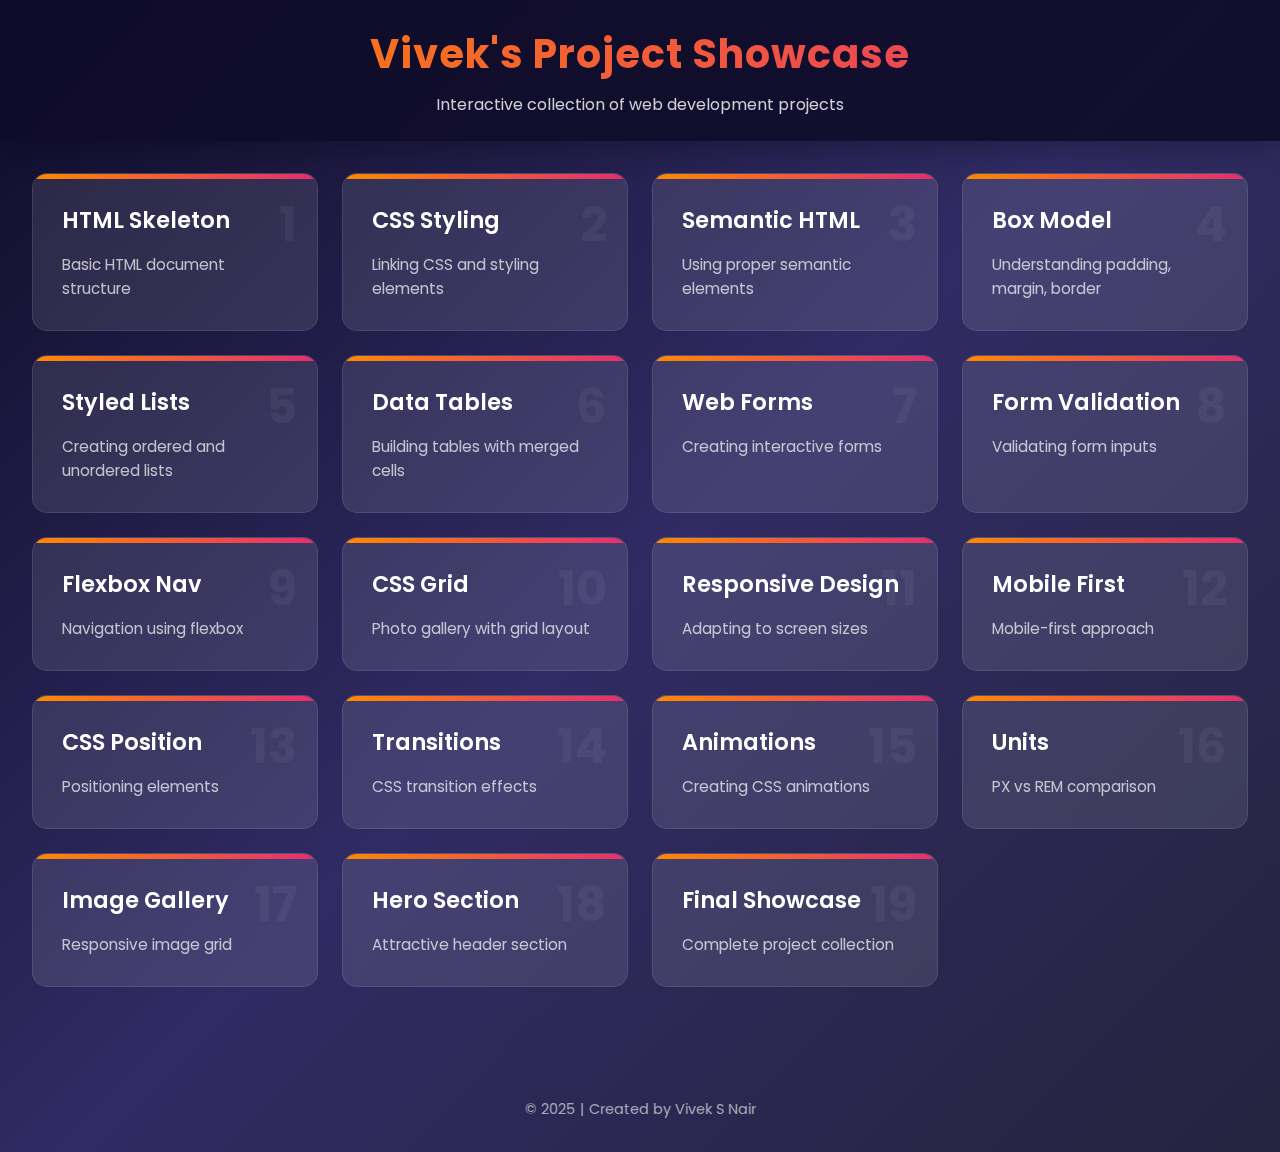
<file: ques20.html>
<!DOCTYPE html>
<html lang="en">
<head>
    <meta charset="UTF-8">
    <meta name="viewport" content="width=device-width, initial-scale=1.0">
    <title>Vivek's Project Showcase</title>
    <style>
        * {
            margin: 0;
            padding: 0;
            box-sizing: border-box;
            font-family: 'Poppins', sans-serif;
        }
        
        body {
            background: linear-gradient(135deg, #0f0c29, #302b63, #24243e);
            color: #fff;
            min-height: 100vh;
            overflow-x: hidden;
        }
        
        .header {
            position: sticky;
            top: 0;
            padding: 1.5rem;
            background: rgba(15, 12, 41, 0.9);
            backdrop-filter: blur(10px);
            text-align: center;
            z-index: 100;
            box-shadow: 0 5px 30px rgba(0, 0, 0, 0.3);
        }
        
        .title {
            font-size: 2.5rem;
            background: linear-gradient(90deg, #ff8a00, #e52e71);
            -webkit-background-clip: text;
            background-clip: text;
            color: transparent;
            font-weight: 700;
            letter-spacing: 1px;
            margin-bottom: 0.5rem;
        }
        
        .subtitle {
            color: rgba(255, 255, 255, 0.8);
            font-size: 1rem;
        }
        
        .container {
            padding: 2rem;
            display: grid;
            grid-template-columns: repeat(auto-fill, minmax(280px, 1fr));
            gap: 1.5rem;
            max-width: 1300px;
            margin: 0 auto;
        }
        
        .card {
            background: rgba(255, 255, 255, 0.1);
            border-radius: 15px;
            padding: 1.8rem;
            transition: all 0.4s cubic-bezier(0.175, 0.885, 0.32, 1.275);
            position: relative;
            overflow: hidden;
            border: 1px solid rgba(255, 255, 255, 0.1);
            backdrop-filter: blur(5px);
            text-decoration: none;
        }
        
        .card:hover {
            transform: translateY(-10px) scale(1.03);
            box-shadow: 0 15px 30px rgba(229, 46, 113, 0.3);
            background: rgba(255, 255, 255, 0.15);
            border-color: rgba(255, 138, 0, 0.5);
        }
        
        .card::before {
            content: '';
            position: absolute;
            top: 0;
            left: 0;
            width: 100%;
            height: 5px;
            background: linear-gradient(90deg, #ff8a00, #e52e71);
        }
        
        .card-number {
            position: absolute;
            top: 15px;
            right: 20px;
            font-size: 3rem;
            font-weight: bold;
            color: rgba(255, 255, 255, 0.05);
        }
        
        .card-title {
            color: #fff;
            margin-bottom: 1rem;
            font-size: 1.4rem;
            font-weight: 600;
        }
        
        .card-text {
            color: rgba(255, 255, 255, 0.7);
            font-size: 0.95rem;
            line-height: 1.6;
        }
        
        .footer {
            padding: 2rem;
            text-align: center;
            margin-top: 3rem;
            color: rgba(255, 255, 255, 0.6);
            font-size: 0.9rem;
        }
        
        @media (max-width: 768px) {
            .container {
                grid-template-columns: 1fr;
                padding: 1rem;
            }
            
            .title {
                font-size: 2rem;
            }
        }
    </style>
    <link href="https://fonts.googleapis.com/css2?family=Poppins:wght@400;600;700&display=swap" rel="stylesheet">
</head>
<body>
    <header class="header">
        <h1 class="title">Vivek's Project Showcase</h1>
        <p class="subtitle">Interactive collection of web development projects</p>
    </header>

    <div class="container" id="cardContainer">
        <!-- Cards will be added here -->
    </div>

    <footer class="footer">
        <p>© 2025 | Created by Vivek S Nair</p>
    </footer>

    <script>
        const projects = [
            { file: "ques1.html", title: "HTML Skeleton", desc: "Basic HTML document structure" },
            { file: "ques2.html", title: "CSS Styling", desc: "Linking CSS and styling elements" },
            { file: "ques3.html", title: "Semantic HTML", desc: "Using proper semantic elements" },
            { file: "ques4.html", title: "Box Model", desc: "Understanding padding, margin, border" },
            { file: "ques5.html", title: "Styled Lists", desc: "Creating ordered and unordered lists" },
            { file: "ques6.html", title: "Data Tables", desc: "Building tables with merged cells" },
            { file: "ques7.html", title: "Web Forms", desc: "Creating interactive forms" },
            { file: "ques8.html", title: "Form Validation", desc: "Validating form inputs" },
            { file: "ques9.html", title: "Flexbox Nav", desc: "Navigation using flexbox" },
            { file: "ques10.html", title: "CSS Grid", desc: "Photo gallery with grid layout" },
            { file: "ques11.html", title: "Responsive Design", desc: "Adapting to screen sizes" },
            { file: "ques12.html", title: "Mobile First", desc: "Mobile-first approach" },
            { file: "ques13.html", title: "CSS Position", desc: "Positioning elements" },
            { file: "ques14.html", title: "Transitions", desc: "CSS transition effects" },
            { file: "ques15.html", title: "Animations", desc: "Creating CSS animations" },
            { file: "ques16.html", title: "Units", desc: "PX vs REM comparison" },
            { file: "ques17.html", title: "Image Gallery", desc: "Responsive image grid" },
            { file: "ques18.html", title: "Hero Section", desc: "Attractive header section" },
            { file: "ques19.html", title: "Final Showcase", desc: "Complete project collection" }
        ];

        const container = document.getElementById('cardContainer');
        
        projects.forEach((project, index) => {
            const card = document.createElement('a');
            card.className = 'card';
            card.href = project.file;
            
            card.innerHTML = `
                <div class="card-number">${index + 1}</div>
                <h3 class="card-title">${project.title}</h3>
                <p class="card-text">${project.desc}</p>
            `;
            
            container.appendChild(card);
            
            // Verify file existence
            fetch(project.file)
                .then(response => {
                    if (!response.ok) {
                        console.warn(`File not found: ${project.file}`);
                        card.style.border = "2px dashed red";
                    }
                })
                .catch(error => {
                    console.error(`Error accessing ${project.file}:`, error);
                    card.style.border = "2px dashed red";
                });
        });
    </script>
</body>
</html>
</file>
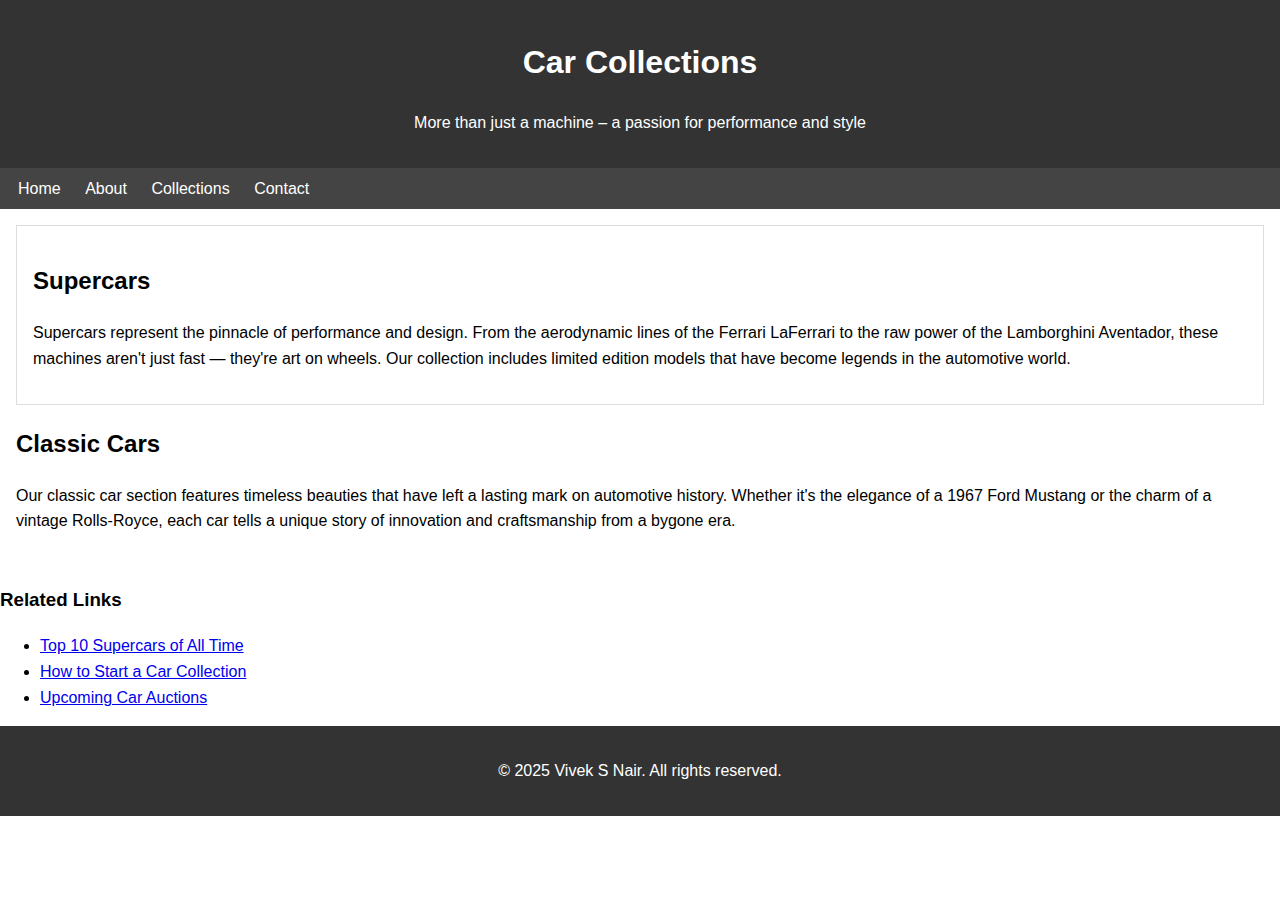
<file: ques3.html>
<!DOCTYPE html>
<html lang="en">
<head>
    <meta charset="UTF-8">
    <meta name="viewport" content="width=device-width, initial-scale=1.0">
    <title>Semantic HTML Example</title>
    <style>
        /* We'll add minimal styling here */
        body {
            font-family: Arial, sans-serif;
            line-height: 1.6;
            margin: 0;
            padding: 0;
        }
        header, footer {
            background: #333;
            color: white;
            padding: 1rem;
            text-align: center;
        }
        nav {
            background: #444;
            padding: 0.5rem;
        }
        nav a {
            color: white;
            margin: 0 10px;
            text-decoration: none;
        }
        main {
            padding: 1rem;
        }
        article {
            margin-bottom: 1rem;
            padding: 1rem;
            border: 1px solid #ddd;
        }
    </style>
</head>
<body>
    <header>
        <h1>Car Collections</h1>
        <p>More than just a machine – a passion for performance and style</p>
    </header>
    
    <nav>
        <a href="#">Home</a>
        <a href="#">About</a>
        <a href="#">Collections</a>
        <a href="#">Contact</a>
    </nav>
    
    <main>
        <article>
            <h2>Supercars</h2>
            <p>Supercars represent the pinnacle of performance and design. From the aerodynamic lines of the Ferrari LaFerrari to the raw power of the Lamborghini Aventador, these machines aren't just fast — they're art on wheels. Our collection includes limited edition models that have become legends in the automotive world.</p>
        </article>
    
        <section>
            <h2>Classic Cars</h2>
            <p>Our classic car section features timeless beauties that have left a lasting mark on automotive history. Whether it's the elegance of a 1967 Ford Mustang or the charm of a vintage Rolls-Royce, each car tells a unique story of innovation and craftsmanship from a bygone era.</p>
        </section>
    </main>
    
    <aside>
        <h3>Related Links</h3>
        <ul>
            <li><a href="#">Top 10 Supercars of All Time</a></li>
            <li><a href="#">How to Start a Car Collection</a></li>
            <li><a href="#">Upcoming Car Auctions</a></li>
        </ul>
    </aside>    
    <footer>
        <p>&copy; 2025 Vivek S Nair. All rights reserved.</p>
    </footer>
</body>
</html>
</file>
<file: ques2.css>
.styled-text {
    color: red;
    font-size: 18px;
    font-family: 'Georgia', 'Times New Roman', serif;
  }
</file>
<file: ques16.css>
/* Reset and global */
* {
    margin: 0;
    padding: 0;
    box-sizing: border-box;
  }
  
  html {
    font-size: 16px;
  }
  
  body {
    font-family: 'Poppins', sans-serif;
    background: linear-gradient(135deg, #1a1a1a, #333);
    color: #fff;
    min-height: 100vh;
    padding: 2rem;
    text-align: center;
  }
  
  /* Header */
  header {
    margin-bottom: 2rem;
  }
  
  h1 {
    font-family: 'Orbitron', sans-serif;
    font-size: 2.5rem;
    color: #f9d342;
    text-shadow: 2px 2px #000;
  }
  
  header p {
    font-size: 1rem;
    color: #ccc;
    margin-top: 0.5rem;
  }
  
  /* Sections */
  .card-section {
    margin: 2rem auto;
    max-width: 600px;
    padding: 1rem;
    border-radius: 10px;
    box-shadow: 0 4px 20px rgba(255, 255, 255, 0.1);
    transition: transform 0.3s ease;
  }
  
  .card-section:hover {
    transform: scale(1.02);
  }
  
  .px-section {
    background: #2a2a72;
  }
  
  .rem-section {
    background: #009ffd;
  }
  
  /* Cards */
  .card {
    margin-top: 1rem;
    padding: 20px; /* px-based padding */
    border: 2px dashed #fff;
    border-radius: 12px;
    font-size: 1.2rem;
    background: rgba(255, 255, 255, 0.1);
    backdrop-filter: blur(6px);
    color: #f0f0f0;
  }
  
  .px-card {
    width: 300px; /* px-based sizing */
    margin: auto;
  }
  
  .rem-card {
    width: 18rem; /* rem-based sizing (18rem = 288px if base is 16px) */
    margin: auto;
  }
  
  /* Footer */
  footer {
    margin-top: 4rem;
    font-size: 0.9rem;
    color: #aaa;
  }
</file>
